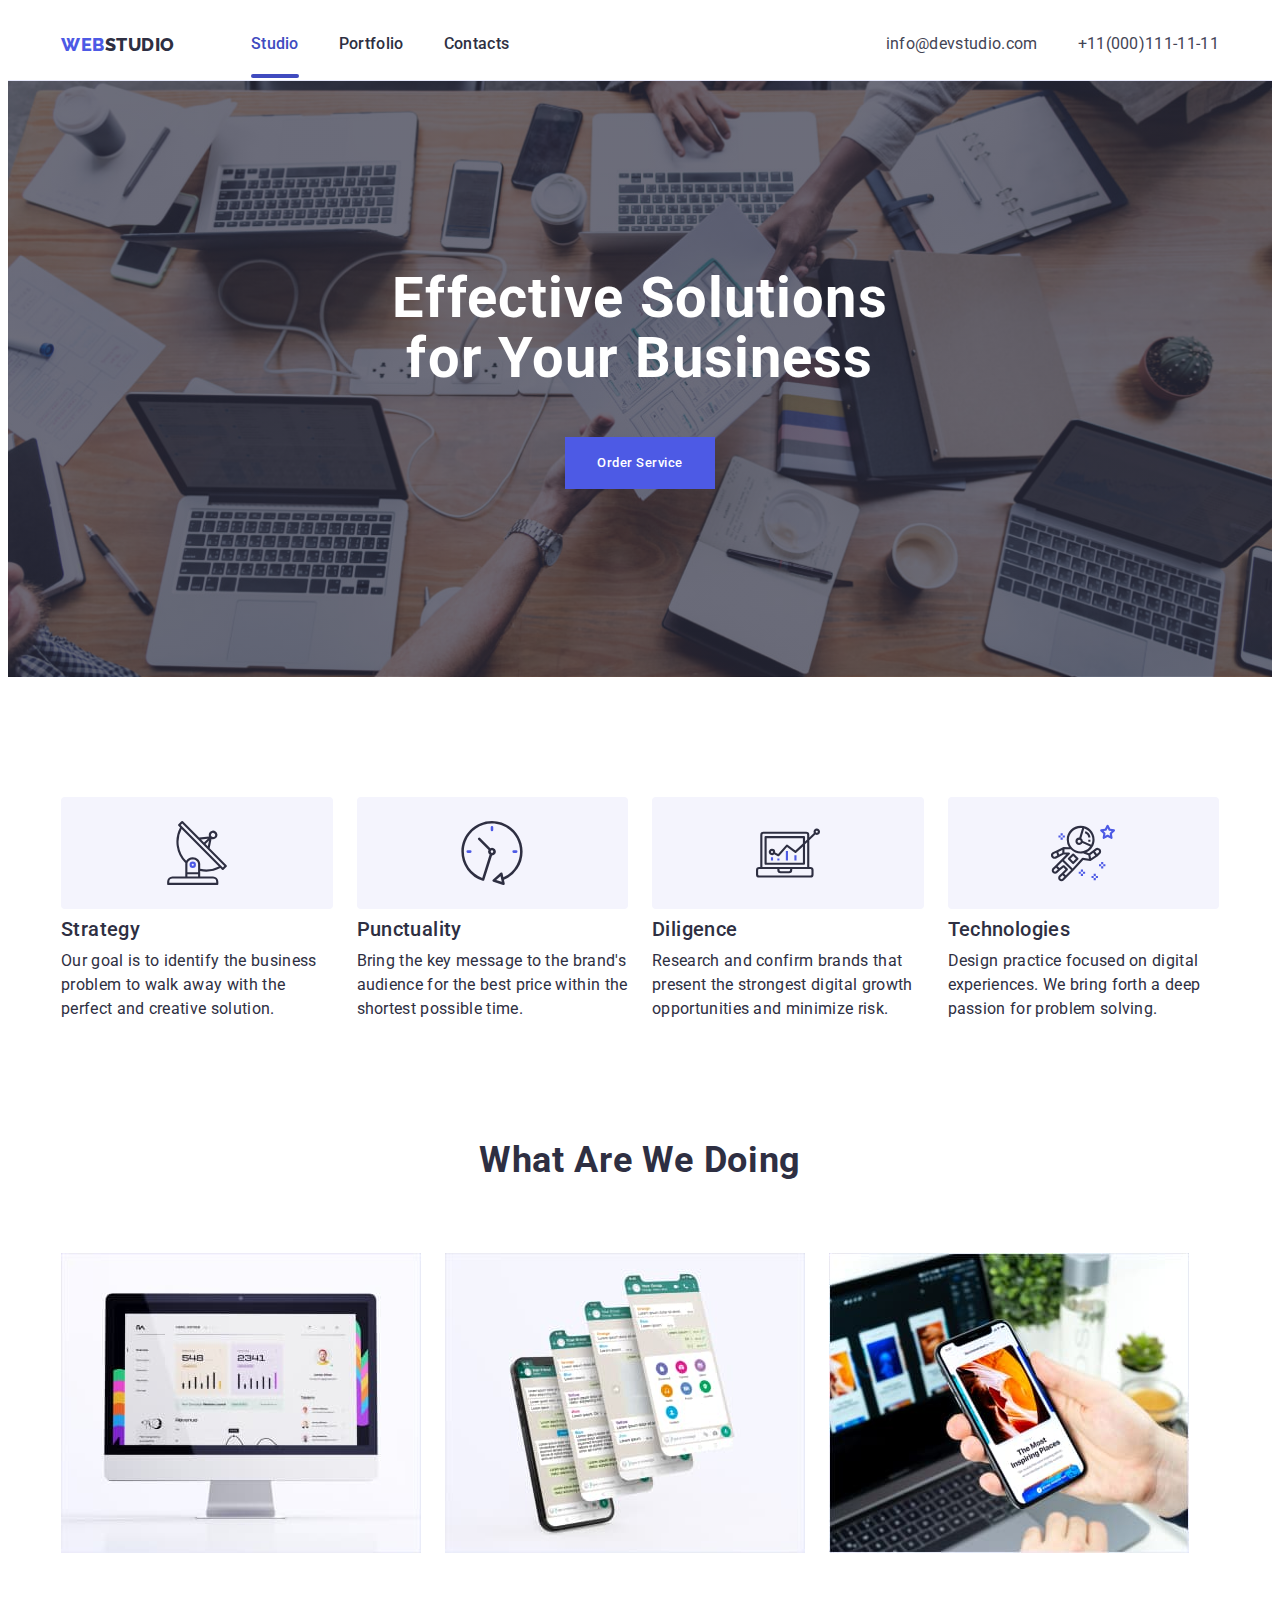
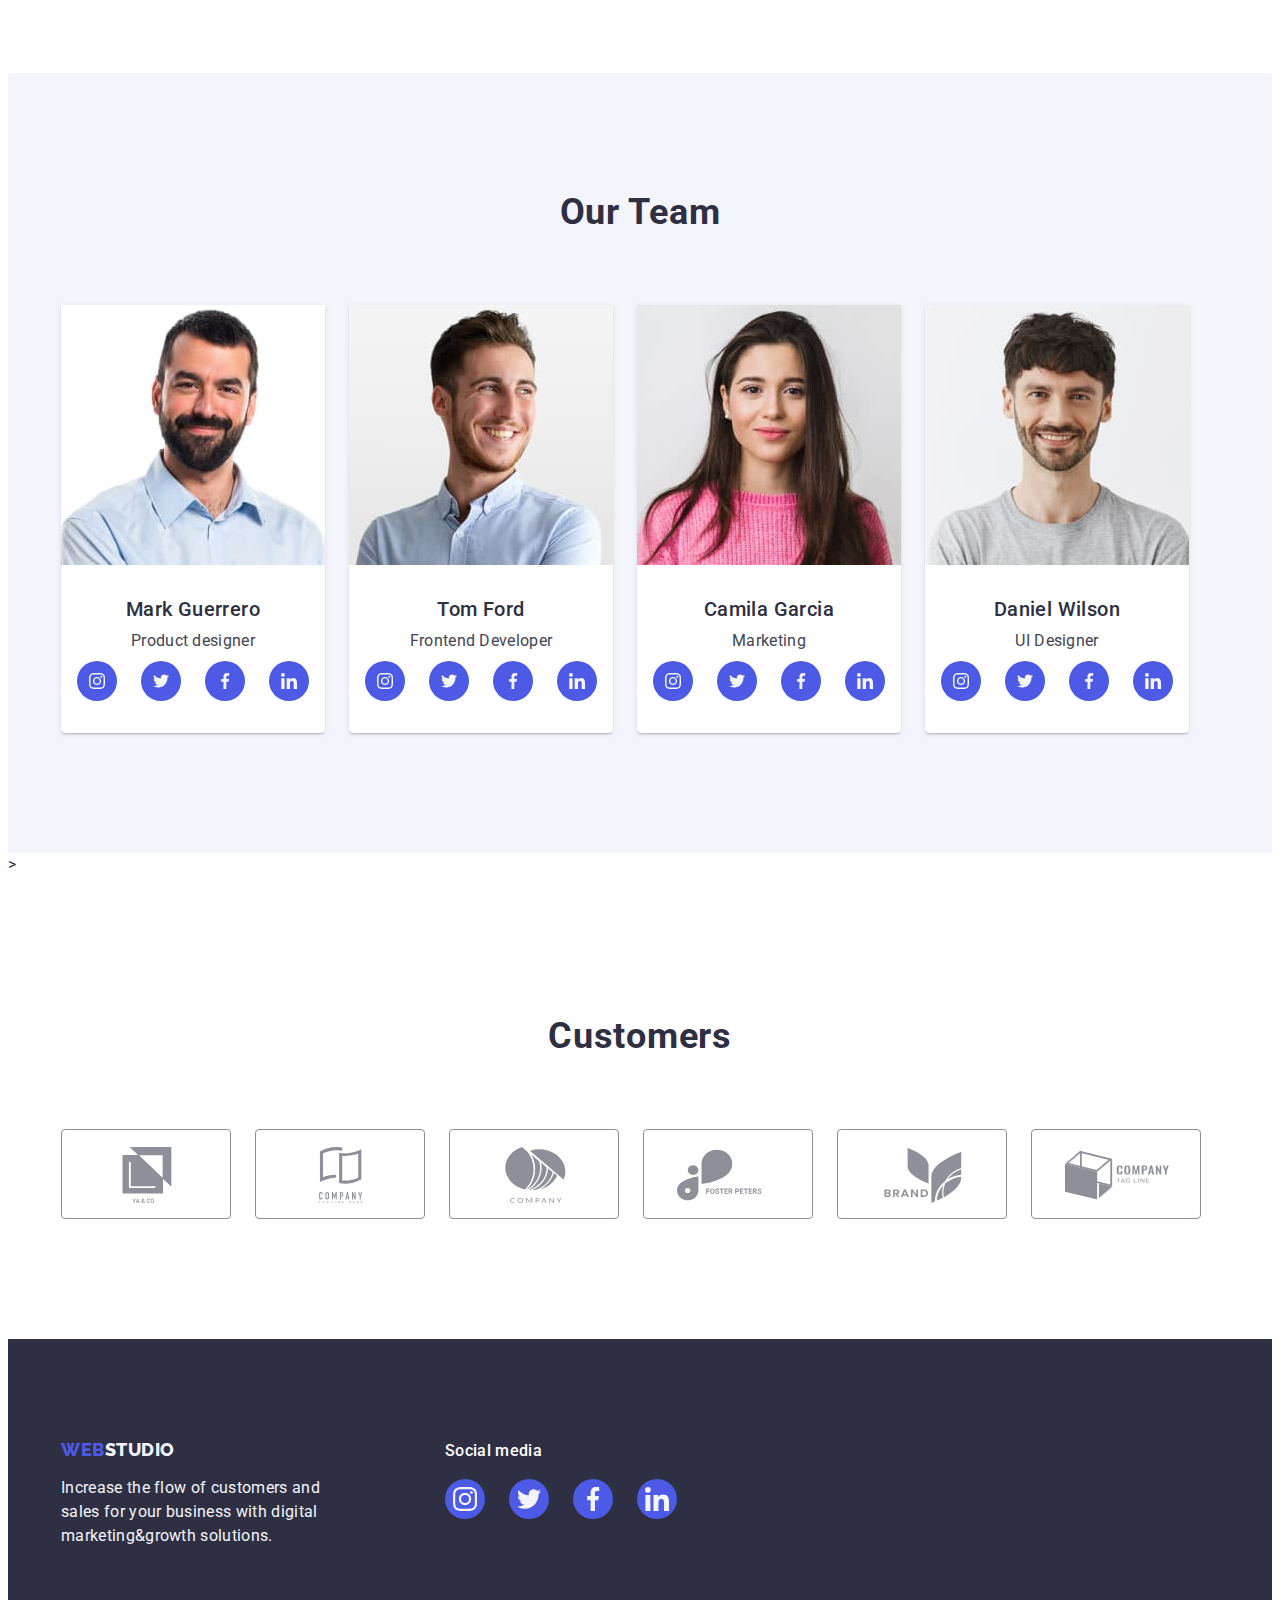
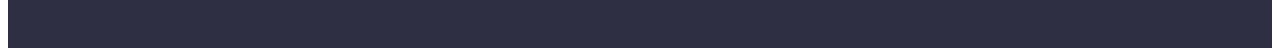
<file: index.html>
<!DOCTYPE html>
<html lang="en">
  <head>
    <meta charset="UTF-8" />
    <meta name="viewport" content="width=device-width, initial-scale=1.0" />
    <meta name="keywords" content="advertising, digital agency, marketing" />
    <meta
      name="description"
      content="Increase the flow of customers and sales for your business with digital marketing&growth solutions."
    />
    <title>Webstudio</title>
    <link
      rel="shortcut icon"
      href="./images/icons/Logo.svg"
      type="image/svg+xml"
    />

    <!--Fonts-->
    <link href="https://fonts.googleapis.com" rel="preconnect" />
    <link href="https://fonts.gstatic.com" rel="preconnect" crossorigin />
    <link
      href="https://fonts.googleapis.com/css2?family=Raleway:wght@800&family=Roboto:wght@400;500;700;900&display=swap"
      rel="stylesheet"
    />
    <!--Normalise-->
    <link
      rel="stylesheet"
      href="https://cdnjs.cloudflare.com/ajax/libs/modern-normalize/2.0.0/modern-normalize.min.css"
      integrity="sha512-4xo8blKMVCiXpTaLzQSLSw3KFOVPWhm/TRtuPVc4WG6kUgjH6J03IBuG7JZPkcWMxJ5huwaBpOpnwYElP/m6wg=="
      crossorigin="anonymous"
      referrerpolicy="no-referrer"
    />
    <!--CSS-->
    <link rel="stylesheet" href="./css/styles.css" />
  </head>
  <body>
    <header class="header">
      <div class="container">
        <!-- Navigation -->
        <nav class="header-nav">
          <!-- Logo -->
          <a class="header-logo logo" href="./index.html">
            <span class="logo-acnt">WEB</span>STUDIO
          </a>

          <ul class="header-menu">
            <li class="header-menu-item">
              <a class="header-menu-link current" href="index.html">Studio</a>
            </li>
            <li class="header-menu-item">
              <a class="header-menu-link" href="portfolio.html">Portfolio</a>
            </li>
            <li class="header-menu-item">
              <a class="header-menu-link" href="#">Contacts</a>
            </li>
          </ul>
        </nav>

        <!-- Contact information -->
        <address class="adress">
          <ul class="adress-opt">
            <li class="adress-opt-items">
              <a class="adress-mail" href="mailto:info@devstudio.com"
                >info@devstudio.com</a
              >
            </li>
            <li class="adress-opt-items">
              <a class="adress-opt-items" href="tel:+11(000)111-11-11"
                >+11(000)111-11-11</a
              >
            </li>
          </ul>
        </address>
      </div>
    </header>

    <main>
      <section class="h1-section">
        <div class="container">
          <h1 class="title">Effective Solutions for Your Business</h1>
          <button class="h1-button" type="button" data-modal-open>Order Service</button>
        </div>
      </section>

      <section class="features-sec">
        <h2 class="visually-hidden">Features</h2>
        <div class="container">
          <ul class="features">
            <li class="features-item">
              <div class="features-wraper">
                <svg class="features-icon" width="64" height="64">
                  <use href="./images/sprite.svg#antenna-1"></use>
                </svg>
              </div>
              <h3 class="features-title">Strategy</h3>
              <p>
                Our goal is to identify the business problem to walk away with
                the perfect and creative solution.
              </p>
            </li>
            <li class="features-item">
              <div class="features-wraper">
                <svg class="features-icon" width="64" height="64">
                  <use href="./images/sprite.svg#clock-1"></use>
                </svg>
              </div>
              <h3 class="features-title">Punctuality</h3>
              <p>
                Bring the key message to the brand's audience for the best price
                within the shortest possible time.
              </p>
            </li>
            <li class="features-item">
              <div class="features-wraper">
                <svg class="features-icon" width="64" height="64">
                  <use href="./images/sprite.svg#diagram-1"></use>
                </svg>
              </div>
              <h3 class="features-title">Diligence</h3>
              <p>
                Research and confirm brands that present the strongest digital
                growth opportunities and minimize risk.
              </p>
            </li>
            <li class="features-item">
              <div class="features-wraper">
                <svg class="features-icon" width="64" height="64">
                  <use href="./images/sprite.svg#astronaut-1"></use>
                </svg>
              </div>
              <h3 class="features-title">Technologies</h3>
              <p>
                Design practice focused on digital experiences. We bring forth a
                deep passion for problem solving.
              </p>
            </li>
          </ul>
        </div>
      </section>

      <section class="services-sec">
        <div class="container">
          <h2 class="services">What Are We Doing</h2>
          <ul class="serv-list">
            <li class="serv-itm">
              <img
                src="./images/img-1.jpg"
                alt="computer"
                width="360"
                height="300"
              />
            </li>
            <li class="serv-item">
              <img
                src="./images/img-2.jpg"
                alt="cell phone"
                width="360"
                height="300"
              />
            </li>
            <li class="serv-item">
              <img
                src="./images/img-3.jpg"
                alt="laptop + cell phone"
                width="360"
                height="300"
              />
            </li>
          </ul>
        </div>
      </section>

      <section class="team">
        <div class="container">
          <h2 class="team-text">Our Team</h2>
          <ul class="team-members">
            <li class="team-person">
              <img
                src="./images/img-team-1.jpg"
                alt="Mark Guerrero"
                width="264"
                height="260"
              />
              <div class="team-credent">
                <h3 class="team-member">Mark Guerrero</h3>
                <p class="team-description">Product designer</p>

                <ul class="team-socials">
                  <li class="socials-item">
                    <a
                      class="socials-link"
                      href="https://instagram.com"
                      target="_blank"
                      rel="noopener noreferrer"
                      aria-label="Link to instagram.com"
                    >
                      <svg class="socials-icon" width="16" height="16">
                        <use href="./images/sprite.svg#instagram-2"></use>
                      </svg>
                    </a>
                  </li>
                  <li class="socials-item">
                    <a
                      class="socials-link"
                      href="https://twitter.com"
                      target="_blank"
                      rel="noopener noreferrer"
                      aria-label="Link to twitter.com"
                    >
                      <svg class="socials-icon" width="16" height="16">
                        <use href="./images/sprite.svg#twitter-1"></use>
                      </svg>
                    </a>
                  </li>
                  <li class="socials-item">
                    <a
                      class="socials-link"
                      href="https://facebook.com"
                      target="_blank"
                      rel="noopener noreferrer"
                      aria-label="Link to facebook.com"
                    >
                      <svg class="socials-icon" width="16" height="16">
                        <use href="./images/sprite.svg#facebook-1"></use>
                      </svg>
                    </a>
                  </li>
                  <li class="socials-item">
                    <a
                      class="socials-link"
                      href="https://linkedin.com"
                      target="_blank"
                      rel="noopener noreferrer"
                      aria-label="Link to linkedin.com"
                    >
                      <svg class="socials-icon" width="16" height="16">
                        <use href="./images/sprite.svg#linkedin-1"></use>
                      </svg>
                    </a>
                  </li>
                </ul>
              </div>
            </li>

            <li class="team-person">
              <img
                src="./images/img-team-2.jpg"
                alt="Tom Ford"
                width="264"
                height="260"
              />
              <div class="team-credent">
                <h3 class="team-member">Tom Ford</h3>
                <p class="team-description">Frontend Developer</p>

                <ul class="team-socials">
                  <li class="socials-item">
                    <a
                      class="socials-link"
                      href="https://instagram.com"
                      target="_blank"
                      rel="noopener noreferrer"
                      aria-label="Link to instagram.com"
                    >
                      <svg class="socials-icon" width="16" height="16">
                        <use href="./images/sprite.svg#instagram-2"></use>
                      </svg>
                    </a>
                  </li>
                  <li class="socials-item">
                    <a
                      class="socials-link"
                      href="https://twitter.com"
                      target="_blank"
                      rel="noopener noreferrer"
                      aria-label="Link to twitter.com"
                    >
                      <svg class="socials-icon" width="16" height="16">
                        <use href="./images/sprite.svg#twitter-1"></use>
                      </svg>
                    </a>
                  </li>
                  <li class="socials-item">
                    <a
                      class="socials-link"
                      href="https://facebook.com"
                      target="_blank"
                      rel="noopener noreferrer"
                      aria-label="Link to facebook.com"
                    >
                      <svg class="socials-icon" width="16" height="16">
                        <use href="./images/sprite.svg#facebook-1"></use>
                      </svg>
                    </a>
                  </li>
                  <li class="socials-item">
                    <a
                      class="socials-link"
                      href="https://linkedin.com"
                      target="_blank"
                      rel="noopener noreferrer"
                      aria-label="Link to linkedin.com"
                    >
                      <svg class="socials-icon" width="16" height="16">
                        <use href="./images/sprite.svg#linkedin-1"></use>
                      </svg>
                    </a>
                  </li>
                </ul>
              </div>
            </li>

            <li class="team-person">
              <img
                src="./images/img-team-3.jpg"
                alt="Camila Garcia"
                width="264"
                height="260"
              />
              <div class="team-credent">
                <h3 class="team-member">Camila Garcia</h3>
                <p class="team-description">Marketing</p>

                <ul class="team-socials">
                  <li class="socials-item">
                    <a
                      class="socials-link"
                      href="https://instagram.com"
                      target="_blank"
                      rel="noopener noreferrer"
                      aria-label="Link to instagram.com"
                    >
                      <svg class="socials-icon" width="16" height="16">
                        <use href="./images/sprite.svg#instagram-2"></use>
                      </svg>
                    </a>
                  </li>
                  <li class="socials-item">
                    <a
                      class="socials-link"
                      href="https://twitter.com"
                      target="_blank"
                      rel="noopener noreferrer"
                      aria-label="Link to twitter.com"
                    >
                      <svg class="socials-icon" width="16" height="16">
                        <use href="./images/sprite.svg#twitter-1"></use>
                      </svg>
                    </a>
                  </li>
                  <li class="socials-item">
                    <a
                      class="socials-link"
                      href="https://facebook.com"
                      target="_blank"
                      rel="noopener noreferrer"
                      aria-label="Link to facebook.com"
                    >
                      <svg class="socials-icon" width="16" height="16">
                        <use href="./images/sprite.svg#facebook-1"></use>
                      </svg>
                    </a>
                  </li>
                  <li class="socials-item">
                    <a
                      class="socials-link"
                      href="https://linkedin.com"
                      target="_blank"
                      rel="noopener noreferrer"
                      aria-label="Link to linkedin.com"
                    >
                      <svg class="socials-icon" width="16" height="16">
                        <use href="./images/sprite.svg#linkedin-1"></use>
                      </svg>
                    </a>
                  </li>
                </ul>
              </div>
            </li>
            <li class="team-person">
              <img
                src="./images/img-team-4.jpg"
                alt="Daniel Wilson"
                width="264"
                height="260"
              />
              <div class="team-credent">
                <h3 class="team-member">Daniel Wilson</h3>
                <p class="team-description">UI Designer</p>

                 <ul class="team-socials">
                  <li class="socials-item">
                    <a
                      class="socials-link"
                      href="https://instagram.com"
                      target="_blank"
                      rel="noopener noreferrer"
                      aria-label="Link to instagram.com"
                    >
                      <svg class="socials-icon" width="16" height="16">
                        <use href="./images/sprite.svg#instagram-2"></use>
                      </svg>
                    </a>
                  </li>
                  <li class="socials-item">
                    <a
                      class="socials-link"
                      href="https://twitter.com"
                      target="_blank"
                      rel="noopener noreferrer"
                      aria-label="Link to twitter.com"
                    >
                      <svg class="socials-icon" width="16" height="16">
                        <use href="./images/sprite.svg#twitter-1"></use>
                      </svg>
                    </a>
                  </li>
                  <li class="socials-item">
                    <a
                      class="socials-link"
                      href="https://facebook.com"
                      target="_blank"
                      rel="noopener noreferrer"
                      aria-label="Link to facebook.com"
                    >
                      <svg class="socials-icon" width="16" height="16">
                        <use href="./images/sprite.svg#facebook-1"></use>
                      </svg>
                    </a>
                  </li>
                  <li class="socials-item">
                    <a
                      class="socials-link"
                      href="https://linkedin.com"
                      target="_blank"
                      rel="noopener noreferrer"
                      aria-label="Link to linkedin.com"
                    >
                      <svg class="socials-icon" width="16" height="16">
                        <use href="./images/sprite.svg#linkedin-1"></use>
                      </svg>
                    </a>
                  </li>
                </ul>
              </div>
            </li>
              </div>
            </li>
          </ul>
        </div>
      </section>
<!--Customers-->>
      <section class="customers">
        <div class="container">
          <h2 class="customers-text">Customers</h2>
          <ul class="customers-list">
            <li class="customers-item">
              <a
                class="customers-link"
                href="#"
                target="_blank"
                rel="noopener noreferrer"
                aria-label="Link to customer"
              >
                <svg class="customers-icon" width="104" height="56">
                  <use href="./images/sprite.svg#client-1"></use>
                </svg>
              </a>
            </li>
            <li class="customers-item">
              <a
                      class="customers-link"
                      href="#"
                      target="_blank"
                      rel="noopener noreferrer"
                      aria-label="Link to customer"
                    >
                      <svg class="customers-icon" width="104" height="56">
                        <use href="./images/sprite.svg#client-2"></use>
                      </svg>
                    </a>
            </li>
            <li class="customers-item">
              <a
                      class="customers-link"
                      href="#"
                      target="_blank"
                      rel="noopener noreferrer"
                      aria-label="Link to customer"
                    >
                      <svg class="customers-icon" width="104" height="56">
                        <use href="./images/sprite.svg#client-3"></use>
                      </svg>
                    </a>
            </li>
            <li class="customers-item">
              <a
                      class="customers-link"
                      href="#"
                      target="_blank"
                      rel="noopener noreferrer"
                      aria-label="Link to customer"
                    >
                      <svg class="customers-icon" width="104" height="56">
                        <use href="./images/sprite.svg#client-4"></use>
                      </svg>
                    </a>
            </li>
            <li class="customers-item">
              <a
                      class="customers-link"
                      href="#"
                      target="_blank"
                      rel="noopener noreferrer"
                      aria-label="Link to customer"
                    >
                      <svg class="customers-icon" width="104" height="56">
                        <use href="./images/sprite.svg#client-5"></use>
                      </svg>
                    </a>
            </li>
            <li class="customers-item">
              <a
                      class="customers-link"
                      href="#"
                      target="_blank"
                      rel="noopener noreferrer"
                      aria-label="Link to customer"
                    >
                      <svg class="customers-icon" width="104" height="56">
                        <use href="./images/sprite.svg#client-6"></use>
                      </svg>
                    </a>
            </li>
          </ul>

        </div>
       </section> 
    </main>

    <footer class="footer">
      <div class="container footer ">
        <!-- Logo -->
        <div class="footer-top"> 
          <a class="footer-logo logo" href="./index.html">
            <span class="logo-acnt">WEB</span>STUDIO
          </a>
          <p class="footer-slogan">
          Increase the flow of customers and sales for your business with
          digital marketing&growth solutions.
          </p>
        </div>

          <div class="footer-wrapper">
            <p class="footer-socials-title">Social media</p>
              <ul class="footer-socials">
                  <li class="footer-socials-item">
                    <a
                      class="footer-socials-link"
                      href="https://instagram.com"
                      target="_blank"
                      rel="noopener noreferrer"
                      aria-label="Link to instagram.com"
                    >
                      <svg class="footer-socials-icon" width="24" height="24">
                        <use href="./images/sprite.svg#instagram-2"></use>
                      </svg>
                    </a>
                  </li>
                  <li class="footer-socials-item">
                    <a
                      class="footer-socials-link"
                      href="https://twitter.com"
                      target="_blank"
                      rel="noopener noreferrer"
                      aria-label="Link to twitter.com"
                    >
                      <svg class="footer-socials-icon" width="24" height="24">
                        <use href="./images/sprite.svg#twitter-1"></use>
                      </svg>
                    </a>
                  </li>
                  <li class="footer-socials-item">
                    <a
                      class="footer-socials-link"
                      href="https://facebook.com"
                      target="_blank"
                      rel="noopener noreferrer"
                      aria-label="Link to facebook.com"
                    >
                      <svg class="footer-socials-icon" width="24" height="24">
                        <use href="./images/sprite.svg#facebook-1"></use>
                      </svg>
                    </a>
                  </li>
                  <li class="footer-socials-item">
                    <a
                      class="footer-socials-link"
                      href="https://linkedin.com"
                      target="_blank"
                      rel="noopener noreferrer"
                      aria-label="Link to linkedin.com"
                    >
                      <svg class="footer-socials-icon" width="24" height="24">
                        <use href="./images/sprite.svg#linkedin-1"></use>
                      </svg>
                    </a>
                  </li>
              </ul>
          </div>
        
      </div>
    </footer>
    <div class="backdrop is-hidden" data-modal>
      <div class="modal ">
        <button class="modal-btn" type="button" data-modal-close>
          <svg class="modal-btn-icon" width="8" height="8">
            <use href="./images/sprite.svg#close"></use>
          </svg>
        </button>
      </div>
    </div>
    <script src="./js/modal.js"></script>
  </body>
</html>
</file>
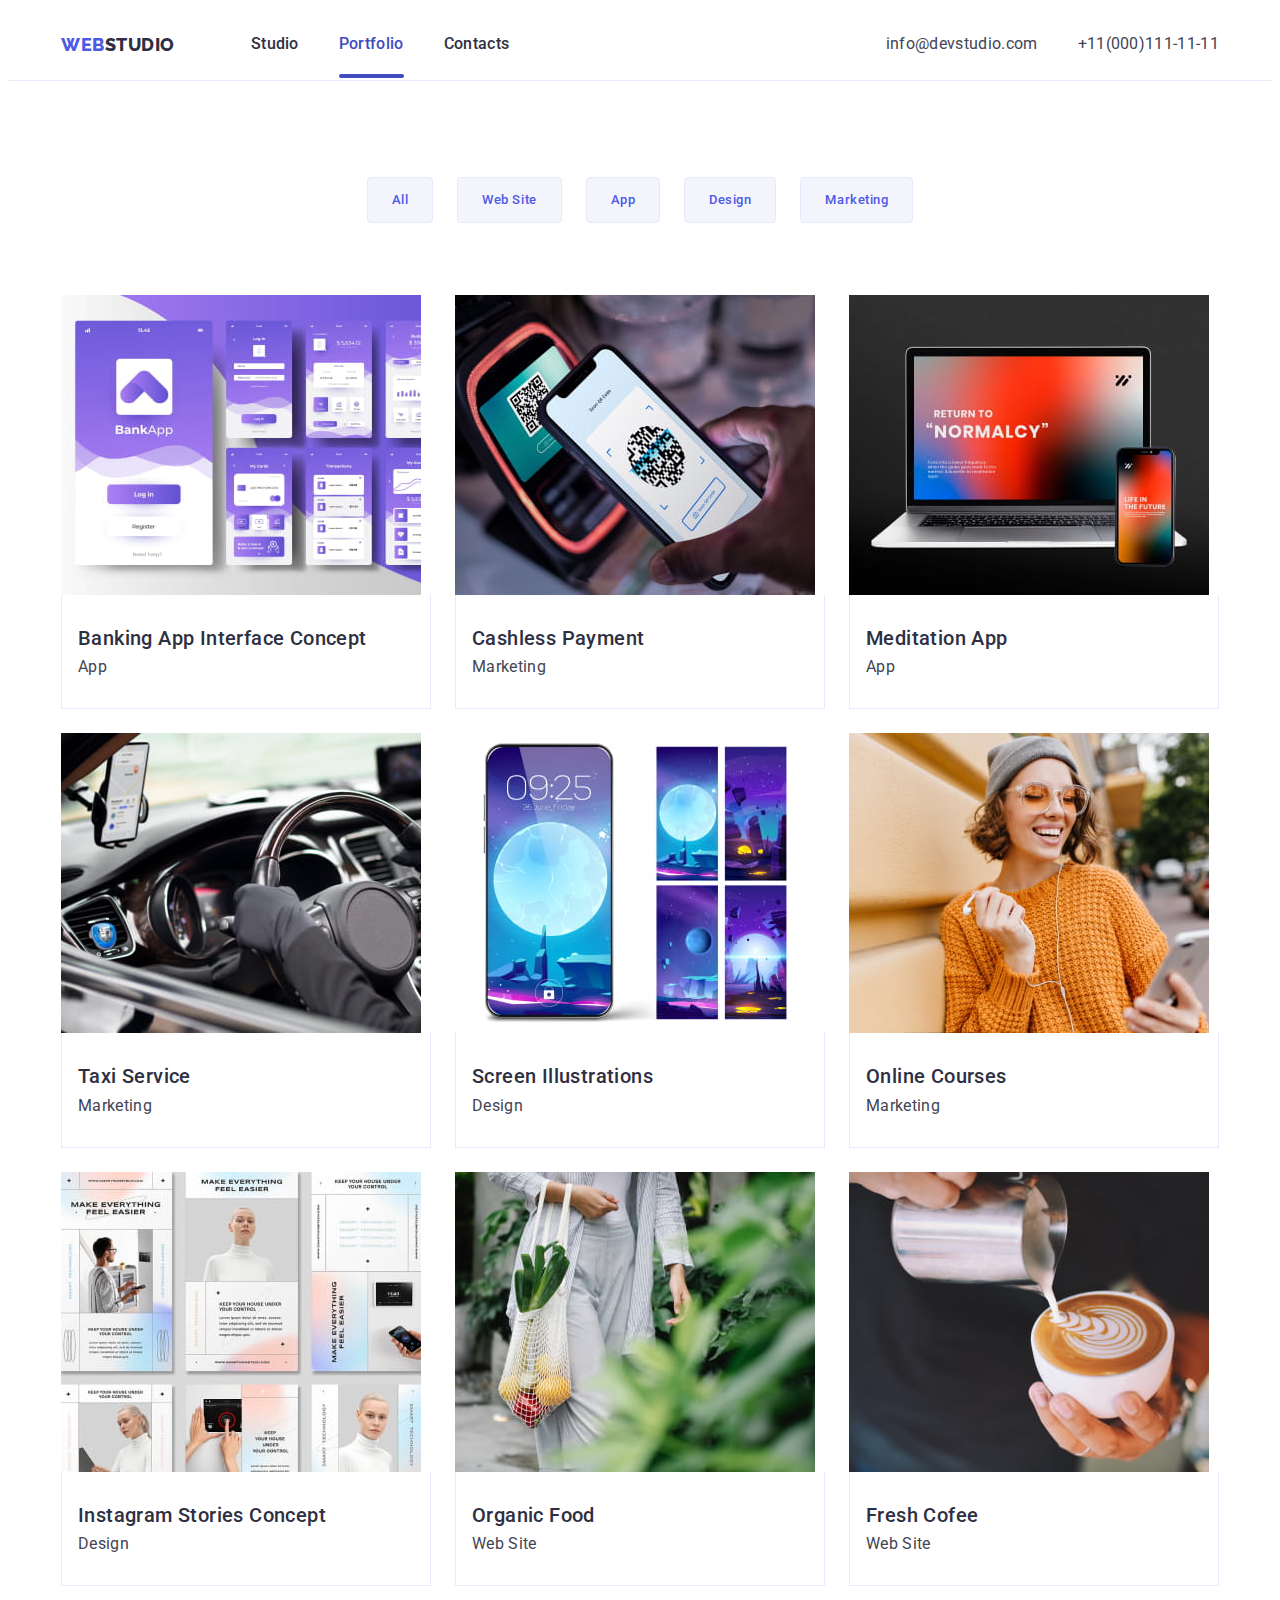
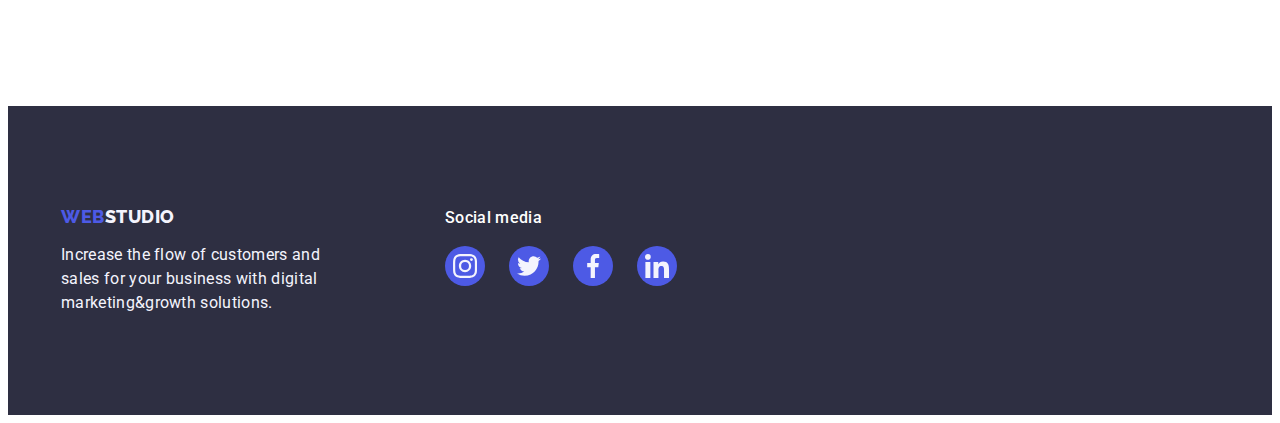
<file: portfolio.html>
<!DOCTYPE html>
<html lang="en">
  <head>
    <meta charset="UTF-8" />
    <meta name="viewport" content="width=device-width, initial-scale=1.0" />
    <meta name="keywords" content="advertising, digital agency, marketing" />
    <meta
      name="description"
      content="Increase the flow of customers and sales for your business with digital marketing&growth solutions."
    />
    <title>Webstudio</title>

    <link
      rel="shortcut icon"
      href="./images/icons/Logo.svg"
      type="image/svg+xml"
    />
    <!--Fonts-->
    <link href="https://fonts.googleapis.com" rel="preconnect" />
    <link href="https://fonts.gstatic.com" rel="preconnect" crossorigin />
    <link
      href="https://fonts.googleapis.com/css2?family=Raleway:wght@800&family=Roboto:wght@400;500;700;900&display=swap"
      rel="stylesheet"
    />
    <!--Normalise-->
    <link
      rel="stylesheet"
      href="https://cdnjs.cloudflare.com/ajax/libs/modern-normalize/2.0.0/modern-normalize.min.css"
      integrity="sha512-4xo8blKMVCiXpTaLzQSLSw3KFOVPWhm/TRtuPVc4WG6kUgjH6J03IBuG7JZPkcWMxJ5huwaBpOpnwYElP/m6wg=="
      crossorigin="anonymous"
      referrerpolicy="no-referrer"
    />
    <!--CSS-->
    <link rel="stylesheet" href="./css/styles.css" />
  </head>

  <body>
    <header class="header">
      <div class="container">
        <!-- Navigation -->
        <nav class="header-nav">
          <!-- Logo -->
          <a class="header-logo logo" href="./index.html">
            <span class="logo-acnt">WEB</span>STUDIO
          </a>
          <ul class="header-menu">
            <li class="header-menu-item">
              <a class="header-menu-link" href="index.html">Studio</a>
            </li>
            <li class="header-menu-item">
              <a class="header-menu-link current" href="portfolio.html">Portfolio</a>
            </li>
            <li class="header-menu-item">
              <a class="header-menu-link" href="#">Contacts</a>
            </li>
          </ul>
        </nav>

        <!-- Contact information -->
        <address class="adress">
          <ul class="adress-opt">
            <li class="adress-opt-items">
              <a class="adress-mail" href="mailto:info@devstudio.com"
                >info@devstudio.com</a
              >
            </li>
            <li class="adress-opt-items">
              <a class="adress-phone" href="tel:+11(000)111-11-11"
                >+11(000)111-11-11</a
              >
            </li>
          </ul>
        </address>
      </div>
    </header>

    <main>
      <section class="types">
        <div class="container">
          <h1 class="visually-hidden">types</h1>
          <!--Buttons-->
          <ul class="buttons">
            <li class="buttons-item">
              <button class="btn-itms-smpl" type="button">All</button>
            </li>
            <li class="buttons-item">
              <button class="btn-itms-smpl" type="button">Web Site</button>
            </li>
            <li class="buttons-item">
              <button class="btn-itms-smpl" type="button">App</button>
            </li>
            <li class="buttons-item">
              <button class="btn-itms-smpl" type="button">Design</button>
            </li>
            <li class="buttons-item">
              <button class="btn-itms-smpl" type="button">Marketing</button>
            </li>
          </ul>

          <!--Portfolio cards-->
          <div class="cards">
            <ul class="types-preview">
              <li class="types-item" tabindex="0"> 

                <div class="cards-wrapp">
                  <a href="#" class="types-item-link">
                    <img
                      class="types-ill"
                      src="./images/img-2-1.jpg"
                      alt="Banking App Interface Concept"
                      width="360"
                      height="300"
                    />
                      <p class="overlay">
                        14 Stylish and User-Friendly App Design Concepts · Task
                        Manager App · Calorie Tracker App · Exotic Fruit Ecommerce
                        App · Cloud Storage App
                      </p>
                </div>

                <div class="types-descr-cont">
                  <h2 class="types-descr">Banking App Interface Concept</h2>
                  <p class="types-prdct">App</p>
                </div>
                  </a>
              </li>

              <li class="types-item" tabindex="0">
                <div class="cards-wrapp">
                  <a href="#" class="types-item-link">
                    <img
                      class="types-ill"
                      src="./images/img-2-2.jpg"
                      alt="Cashless Payment"
                      width="360"
                      height="300"
                    />
                      <p class="overlay">
                        14 Stylish and User-Friendly App Design Concepts · Task
                        Manager App · Calorie Tracker App · Exotic Fruit Ecommerce
                        App · Cloud Storage App
                      </p>
                </div>

                  <div class="types-descr-cont">
                    <h2 class="types-descr">Cashless Payment</h2>
                    <p class="types-prdct">Marketing</p>
                  </div>
                </a>
              </li>
              <li class="types-item" tabindex="0">
                <div class="cards-wrapp">
                  <a href="#" class="types-item-link">
                    <img
                      class="types-ill"
                      src="./images/img-2-3.jpg"
                      alt="Meditation App"
                      width="360"
                      height="300"
                    />
                      <p class="overlay">
                          14 Stylish and User-Friendly App Design Concepts · Task
                          Manager App · Calorie Tracker App · Exotic Fruit Ecommerce
                          App · Cloud Storage App
                      </p>
                </div>

                    <div class="types-descr-cont">
                      <h2 class="types-descr">Meditation App</h2>
                      <p class="types-prdct">App</p>
                    </div>
                  </a>
                
              </li>
              <li class="types-item" tabindex="0">
                <div class="cards-wrapp">
                <a href="#" class="types-item-link">
                  <img
                    class="types-ill"
                    src="./images/img-2-4.jpg"
                    alt="Taxi Service"
                    width="360"
                    height="300"
                  />
                    <p class="overlay">
                        14 Stylish and User-Friendly App Design Concepts · Task
                        Manager App · Calorie Tracker App · Exotic Fruit Ecommerce
                        App · Cloud Storage App
                    </p>
                </div>
                  <div class="types-descr-cont">
                    <h2 class="types-descr">Taxi Service</h2>
                    <p class="types-prdct">Marketing</p>
                  </div>
                </a>
              </li>
              <li class="types-item" tabindex="0">
                <div class="cards-wrapp">
                 <a href="#" class="types-item-link">
                  <img
                    class="types-ill"
                    src="./images/img-2-5.jpg"
                    alt="Screen Illustrations"
                    width="360"
                    height="300"
                  />
                    <p class="overlay">
                        14 Stylish and User-Friendly App Design Concepts · Task
                        Manager App · Calorie Tracker App · Exotic Fruit Ecommerce
                        App · Cloud Storage App
                    </p>
                </div>

                  <div class="types-descr-cont">
                    <h2 class="types-descr">Screen Illustrations</h2>
                    <p class="types-prdct">Design</p>
                  </div>
                </a>
              </li>
              <li class="types-item" tabindex="0">
                <div class="cards-wrapp">
                  <a href="#" class="types-item-link">
                      <img
                        class="types-ill"
                        src="./images/img-2-6.jpg"
                        alt="Online Courses"
                        width="360"
                        height="300"
                      />
                        <p class="overlay">
                          14 Stylish and User-Friendly App Design Concepts · Task
                          Manager App · Calorie Tracker App · Exotic Fruit Ecommerce
                          App · Cloud Storage App
                        </p>
                  </div>
                    <div class="types-descr-cont">
                      <h2 class="types-descr">Online Courses</h2>
                      <p class="types-prdct">Marketing</p>
                    </div>
                </a>
                
              </li>
              <li class="types-item" tabindex="0">
                <div class="cards-wrapp">
                  <a href="#" class="types-item-link">
                    <img
                      class="types-ill"
                      src="./images/img-2-7.jpg"
                      alt="Instagram Stories Concept"
                      width="360"
                      height="300"
                    />
                      <p class="overlay">
                        14 Stylish and User-Friendly App Design Concepts · Task
                        Manager App · Calorie Tracker App · Exotic Fruit Ecommerce
                        App · Cloud Storage App
                      </p>
                </div>
                    <div class="types-descr-cont">
                      <h2 class="types-descr">Instagram Stories Concept</h2>
                      <p class="types-prdct">Design</p>
                    </div>
                  
                 </a>
              </li>
              <li class="types-item" tabindex="0">
                <div class="cards-wrapp">
                  <a href="#" class="types-item-link">
                    <img
                      class="types-ill"
                      src="./images/img-2-8.jpg"
                      alt="Organic Food"
                      width="360"
                      height="300"
                    />
                      <p class="overlay">
                        14 Stylish and User-Friendly App Design Concepts · Task
                        Manager App · Calorie Tracker App · Exotic Fruit Ecommerce
                        App · Cloud Storage App
                      </p>

                </div>
                  <div class="types-descr-cont">
                    <h2 class="types-descr">Organic Food</h2>
                    <p class="types-prdct">Web Site</p>
                  </div>
                </a>
              </li>
              <li class="types-item" tabindex="0">
                <div class="cards-wrapp">
                <a href="#" class="types-item-link">
                  <img
                    class="types-ill"
                    src="./images/img-2-9.jpg"
                    alt="Fresh Cofee"
                    width="360"
                    height="300"
                  />
                    <p class="overlay">
                        14 Stylish and User-Friendly App Design Concepts · Task
                        Manager App · Calorie Tracker App · Exotic Fruit Ecommerce
                        App · Cloud Storage App
                    </p>
                </div>
                  <div class="types-descr-cont">
                    <h2 class="types-descr">Fresh Cofee</h2>
                    <p class="types-prdct">Web Site</p>
                  </div>
                </a>
              </li>
            </ul>
          </div>
        </div>
      </section>
    </main>
    
    <!--Footer-->
    <footer class="footer">
      <div class="container footer ">
        <!-- Logo -->
        <div class="footer-top"> 
          <a class="footer-logo logo" href="./index.html">
            <span class="logo-acnt">WEB</span>STUDIO
          </a>
          <p class="footer-slogan">
          Increase the flow of customers and sales for your business with
          digital marketing&growth solutions.
          </p>
        </div>

          <div class="footer-wrapper">
            <p class="footer-socials-title">Social media</p>
              <ul class="footer-socials">
                  <li class="footer-socials-item">
                    <a
                      class="footer-socials-link"
                      href="https://instagram.com"
                      target="_blank"
                      rel="noopener noreferrer"
                      aria-label="Link to instagram.com"
                    >
                      <svg class="footer-socials-icon" width="24" height="24">
                        <use href="./images/sprite.svg#instagram-2"></use>
                      </svg>
                    </a>
                  </li>
                  <li class="footer-socials-item">
                    <a
                      class="footer-socials-link"
                      href="https://twitter.com"
                      target="_blank"
                      rel="noopener noreferrer"
                      aria-label="Link to twitter.com"
                    >
                      <svg class="footer-socials-icon" width="24" height="24">
                        <use href="./images/sprite.svg#twitter-1"></use>
                      </svg>
                    </a>
                  </li>
                  <li class="footer-socials-item">
                    <a
                      class="footer-socials-link"
                      href="https://facebook.com"
                      target="_blank"
                      rel="noopener noreferrer"
                      aria-label="Link to facebook.com"
                    >
                      <svg class="footer-socials-icon" width="24" height="24">
                        <use href="./images/sprite.svg#facebook-1"></use>
                      </svg>
                    </a>
                  </li>
                  <li class="footer-socials-item">
                    <a
                      class="footer-socials-link"
                      href="https://linkedin.com"
                      target="_blank"
                      rel="noopener noreferrer"
                      aria-label="Link to linkedin.com"
                    >
                      <svg class="footer-socials-icon" width="24" height="24">
                        <use href="./images/sprite.svg#linkedin-1"></use>
                      </svg>
                    </a>
                  </li>
              </ul>
          </div>
      </div>
    </footer>
  </body>
</html>
</file>
<file: css/styles.css>
:root {
    --primary-font: Roboto, sans-serif;
    --secondary-font: Raleway, sans-serif;
    --navy-bl: rgb(46, 47, 66);
    --clr-iris: rgb(77, 90, 229);
    --clr-slate: rgb(67, 68, 85);
    --clr-light-slate: rgb(142, 143, 153);
    --clr-cloud: rgb(244, 244, 253);
    --clr-white: rgb(255, 255, 255);
    --clr-ocean: rgb(64, 75, 191);
    --clr-cornflower: rgb(231, 233, 252);
    --clr-grey: rgb(46, 47, 66);
    --clr-green: rgb(49, 208, 170);
}

h1, h2, h3, h4, h5, h6, p {
    margin: 0;
}

/* Base styles */ 
body {
    font-family: var(--primary-font);
    font-size: 16px;
    font-weight: 400;
    line-height: 1.5;
    letter-spacing: 0.02em;
    color: var(--navy-bl);
    background-color: var(--clr-white);
}

h1 {
    font-weight: 700;
    font-size: 56px;
    color: var(--clr-white);
    line-height: 1.07;
    letter-spacing: 0.02em;
    text-align: center;
    max-width: 496px;
    margin-left: auto;
    margin-right: auto;
    margin-bottom: 48px;
}

.h1-section .container {
    background-color: var(--navy-bl);
    padding: 188px 0;

    background-image: linear-gradient(
            rgba(46, 47, 66, 0.7),
            rgba(46, 47, 66, 0.7)
            ),
            url('../images/hero/heroimage_1\ \(1\).jpg');
    background-position: center;
    max-width: 1440px;
    
    background-position: center;
    background-size: cover;
}

.h1-button {
    cursor: pointer;
    color: var(--clr-white);
    background-color: var(--clr-iris);
    
    display: block;
    padding: 16px 32px;
    border: none;
    margin: 0 auto;
}

h2 {
    font-weight: 700;
    font-size: 36px;
    line-height: 1.11;
    letter-spacing: 0.02em;
    text-align: center;
    margin-bottom: 72px;
}

h3 {
    font-weight: 500;
    font-size: 20px;
    line-height: 1.2;
    letter-spacing: 0.02em;
    margin-bottom: 8px;
}


button {
    font-family: inherit;
    color: var(--clr-iris);
    background-color: var(--clr-cloud);
    line-height: 1.5;
    cursor: pointer;
    letter-spacing: 0.04em;
    font-weight: 500;
}

img {
    display: block;
}

a {
    color: var(--navy-bl);
    text-decoration: none;
    font-style: normal;
}

ul, ol {
    list-style-type: none;
    margin: 0;
    padding-left: 0;
}


 .container {
    max-width:1158px;
    padding: 0 15px;  
    margin:0 auto;
    }


/* Header */
.header .container {
    display: flex;
    align-items: center;
}

.header {
    border-bottom: 1px solid var(--clr-cornflower);
}

.header-menu {
    display: flex;
    gap: 40px;
    align-items: center;
    margin-left: 76px;
}

.adress {
    margin-left: auto;
}
 
.adress-opt {
    display: flex;
    gap: 40px;
}


/* Logo */
.logo {
    font-family: var(--secondary-font);
    color: var(--navy-bl);
    font-size: 18px;
    font-weight: 800;
    line-height: 1.17;
    letter-spacing: 0.03em;
    text-transform: uppercase;
    padding-top: 25.5px;
    padding-bottom: 25.5px;
}

.logo-acnt {
    color: var(--clr-iris);
}

/* Classes */
.header-nav {
    font-weight: 500;
    display: flex;
}

.header-menu-link {
    transition-property: color;
    transition-duration: 250ms;
    transition-timing-function: cubic-bezier(0.4, 0, 0.2, 1);
    padding: 24px 0;
}

.header-menu-link:hover,
.header-menu-link:focus {
    color: var(--clr-ocean);
}

.current {
    position: relative;
    color: var(--clr-ocean);
}

.header-menu-link.current::after {
    content: '';
    background-color: var(--clr-ocean);
    position: absolute;
    left: 0;
    bottom: -1px;
    display: block;
    width: 100%;
    height: 4px;
    border-radius: 2px;
}


.adress-opt-items a {
    color: var(--clr-slate);
    transition-property: color;
    transition-duration: 250ms;
    transition-timing-function: cubic-bezier(0.4, 0, 0.2, 1);
}

.adress-opt a:hover,
.adress-opt a:focus {
    color: var(--clr-ocean);
}

.visually-hidden {
    position: absolute;
    width: 1px;
    height: 1px;
    margin: -1px;
    border: 0;
    padding: 0;
    white-space: nowrap;
    clip-path: inset(100%);
    clip: rect(0 0 0 0);
    overflow: hidden;
}

.buttons {
    display: flex;
    justify-content: center;
    margin-bottom: 72px;
    gap: 24px;
}


.btn-itms-smpl {
    padding: 12px 24px;
    border: 1px solid var(--clr-cornflower);
    border-radius: 4px;
    transition-property: color;
    transition-duration: 250ms;
    transition-timing-function: cubic-bezier(0.4, 0, 0.2, 1);
}

.btn-itms-smpl:hover,
.btn-itms-smpl:focus {
    background-color: var(--clr-ocean);
    color:var(--clr-white);
    box-shadow: 0px 3px 1px 0px rgba(0, 0, 0, 0.10), 0px 2px 1px 0px rgba(0, 0, 0, 0.08), 0px 2px 2px 0px rgba(0, 0, 0, 0.12);
}


.h1-button:hover,
.h1-button:focus {
    background-color: var(--clr-ocean);
}

.types {
    line-height: 1.2;
    padding-top: 96px;
    padding-bottom: 120px;
}

.types-preview {
    display: flex;
    flex-wrap: wrap;
    gap:24px;
}

.types-item {
    width: calc((100% - 24px * 2) / 3);
}

.types-descr-cont {
    padding: 32px 16px;
    border-right: 1px solid var(--clr-cornflower);
    border-bottom: 1px solid var(--clr-cornflower);
    border-left: 1px solid var(--clr-cornflower);
}

.types-descr {
    font-size: 20px;
    font-weight: 500;
    margin: 0;
    text-align: start;
}

.types-prdct {
    color: var(--clr-slate);
    margin-top: 8px;
}

.footer {
    
    background-color: var(--navy-bl);
    color: var(--clr-cloud);
}

.footer-logo {
    display: block;
    color: var(--clr-cloud);
    padding: 0;
    margin-bottom: 16px;
}

.footer-slogan {
    max-width: 264px;
} 

.features-sec {
    padding-top: 120px;
}


.features {
    display: flex;
    gap: 24px;
}

.features-item {
    max-width: calc((100% - 24px * 3) / 4);
}

.features-wraper {
    display: flex;
    justify-content: center;
    align-items: center;
    border-radius: 4px;
    background-color: var(--clr-cloud);
    flex-shrink: 0;
    padding: 24px 0;
    margin-bottom: 8px;
}

.serv-list,
.team-members {
    display: flex;
    gap: 24px;
}


.features-title {
    margin-bottom: 8px;
}
.team-member {
    text-align: center;
}


.team-person {
    border-radius: 0 0 4px 4px;
    box-shadow: 0 2px 1px 0 rgba(46, 47, 66, 0.08), 0 1px 1px 0 rgba(46, 47, 66, 0.16), 0 1px 6px 0 rgba(46, 47, 66, 0.08);
    background: var(--clr-white);
}

.team-description {
    text-align: center;

    font-weight: 400;
    font-size: 16px;
    color: var(--clr-slate);
    margin-bottom: 8px;
}

.team-credent{
    padding-top: 32px;
    padding-bottom: 32px;
}

.container.footer {
    display: flex;
    align-items: baseline;
    padding: 100px 0;
}

.footer-top {
    margin-right: 120px;
}

.team-socials,
.footer-socials {
    display: flex;
    gap: 24px;
    align-items: center;
    justify-content: center;
}

.footer-socials-link,
.socials-link {
    display: flex;
    width: 40px;
    height: 40px;
    align-items: center;
    background-color: var(--clr-iris);
    border-radius: 50%;
    justify-content: center;
    align-items: center;
    flex-shrink: 0;
    transition-property: color, background-color;
    transition-duration: 250ms;
    transition-timing-function: cubic-bezier(0.4, 0, 0.2, 1);
}

.footer-socials-icon,
.socials-icon {
    fill: var(--clr-cloud) ;
}

.socials-link:focus,
.socials-link:hover {
    background-color: var(--clr-ocean);
}

.footer-socials-link:focus,
.footer-socials-link:hover {
    background-color: var(--clr-green);
}

.services-sec {
    padding: 120px 0;
}

.team {
    padding: 120px 0;
    
    background: var(--clr-cloud);
}

.customers {
    padding-top: 140px;
    padding-bottom: 120px;
}

.customers-list {
    display: inline-flex;
    gap: 24px;
    
    align-items: flex-start;
}

.customers-link {
    display: flex;
    justify-content: center;
    align-items: center;

    transition-property: color, border-color;
    transition-duration: 250ms;
    transition-timing-function: cubic-bezier(0.4, 0, 0.2, 1);

    border: 1px solid var(--clr-light-slate);
    border-radius: 4px;
    width: 168px;
    height: 88px;
}



.customers-link:focus .customers-icon,
.customers-link:hover .customers-icon {
    fill: var(--clr-ocean);
}

.customers-link:focus,
.customers-link:hover {
    border-color: var(--clr-ocean);
}


.customers-icon {
    transition-property: fill;
    transition-duration: 250ms;
    transition-timing-function: cubic-bezier(0.4, 0, 0.2, 1);
}


.customers-icon {
    display: inline-flex;
    padding: 9px 9px 6px 11px;
    justify-content: center;
    align-items: center;
    
    fill: var(--clr-light-slate);
}


/* footer */

.footer-socials-title {
    font-family: var(--primary-font);
    font-weight: 500;
    font-size: 16px;
    line-height: 150%;
    letter-spacing: 0.02em;
    color: var(--clr-white);
    margin-bottom: 16px;
}


/* overlays*/
.cards-wrapp {
    position: relative;
    overflow: hidden;
}

.overlay {
    position: absolute;
    top: 0;
    left: 0;
    width: 100%;
    height: 100%;

    transform: translateY(300px);
    color:var(--clr-cloud);
    background: var(--clr-iris);
    padding: 40px 32px;

    transition-property: transform, box-shadow;
    transition-duration: 250ms;
    transition-timing-function: cubic-bezier(0.4, 0, 0.2, 1);
}


.types-item-link {
    display: block;
    transition-property: transform, box-shadow;
    transition-duration: 250ms;
    transition-timing-function: cubic-bezier(0.4, 0, 0.2, 1);
}

.types-item:focus .overlay,
.types-item:hover .overlay {
    transform: translateY(0);
    box-shadow: 0 2px 1px 0 rgba(46, 47, 66, 0.08), 0 1px 1px 0 rgba(46, 47, 66, 0.16), 0 1px 6px 0 rgba(46, 47, 66, 0.08);
} 

.types-item-link:focus,
.types-item-link:hover {
    box-shadow: 0 2px 1px 0 rgba(46, 47, 66, 0.08), 0 1px 1px 0 rgba(46, 47, 66, 0.16), 0 1px 6px 0 rgba(46, 47, 66, 0.08);
}


/*modal window */
.backdrop {
    position: fixed;
    inset: 0;
    background-color: rgba(0, 0, 0, 0.6);
    
    opacity: 1;
    visibility: visible;
    pointer-events: initial;

    transition-property: opacity, visibility;
    transition-duration: 500ms;
}

.backdrop.is-hidden {
    opacity: 0;
    visibility: hidden;
    pointer-events: none;
}

.modal {
    position: absolute;
    top: 50%;
    left: 50%;
    transform: translateX(-50%) translateY(-50%) scale(1);
    width: 408px;
    min-height: 584px;
    background-color: #FCFCFC;
    border-radius: 4px;
    box-shadow: 0px 1px 1px 0px rgba(0, 0, 0, 0.14), 0px 1px 3px 0px rgba(0, 0, 0, 0.12), 0px 2px 1px 0px rgba(0, 0, 0, 0.20);
    
    transition-duration: 300ms;
    transition-timing-function: ease-in;
    transition-property: transform, opacity;
}


.backdrop.is-hidden .modal {
    transform: translateX(-50%) translateY(-50%) scale(0.3);
    opacity: 0;
}


.modal-btn {
    position: absolute;
    top: 24px;
    right: 24px;
    display: flex;
    justify-content: center;
    align-items: center;

    background-color: transparent;
    border: none;
    border-radius: 50px;
    width: 24px;
    height: 24px;
    background-color: var(--clr-cornflower);

    stroke-width: 1px;
    stroke: rgba(0, 0, 0, 0.1);

    padding: 0;

    transition-property: background-color, fill;
    transition-duration: 250ms;
    transition-timing-function: cubic-bezier(0.4, 0, 0.2, 1);
}

.modal-btn:hover,
.modal-btn:focus {
    background-color: var(--clr-ocean);
    fill: var(--clr-white)
}
</file>
